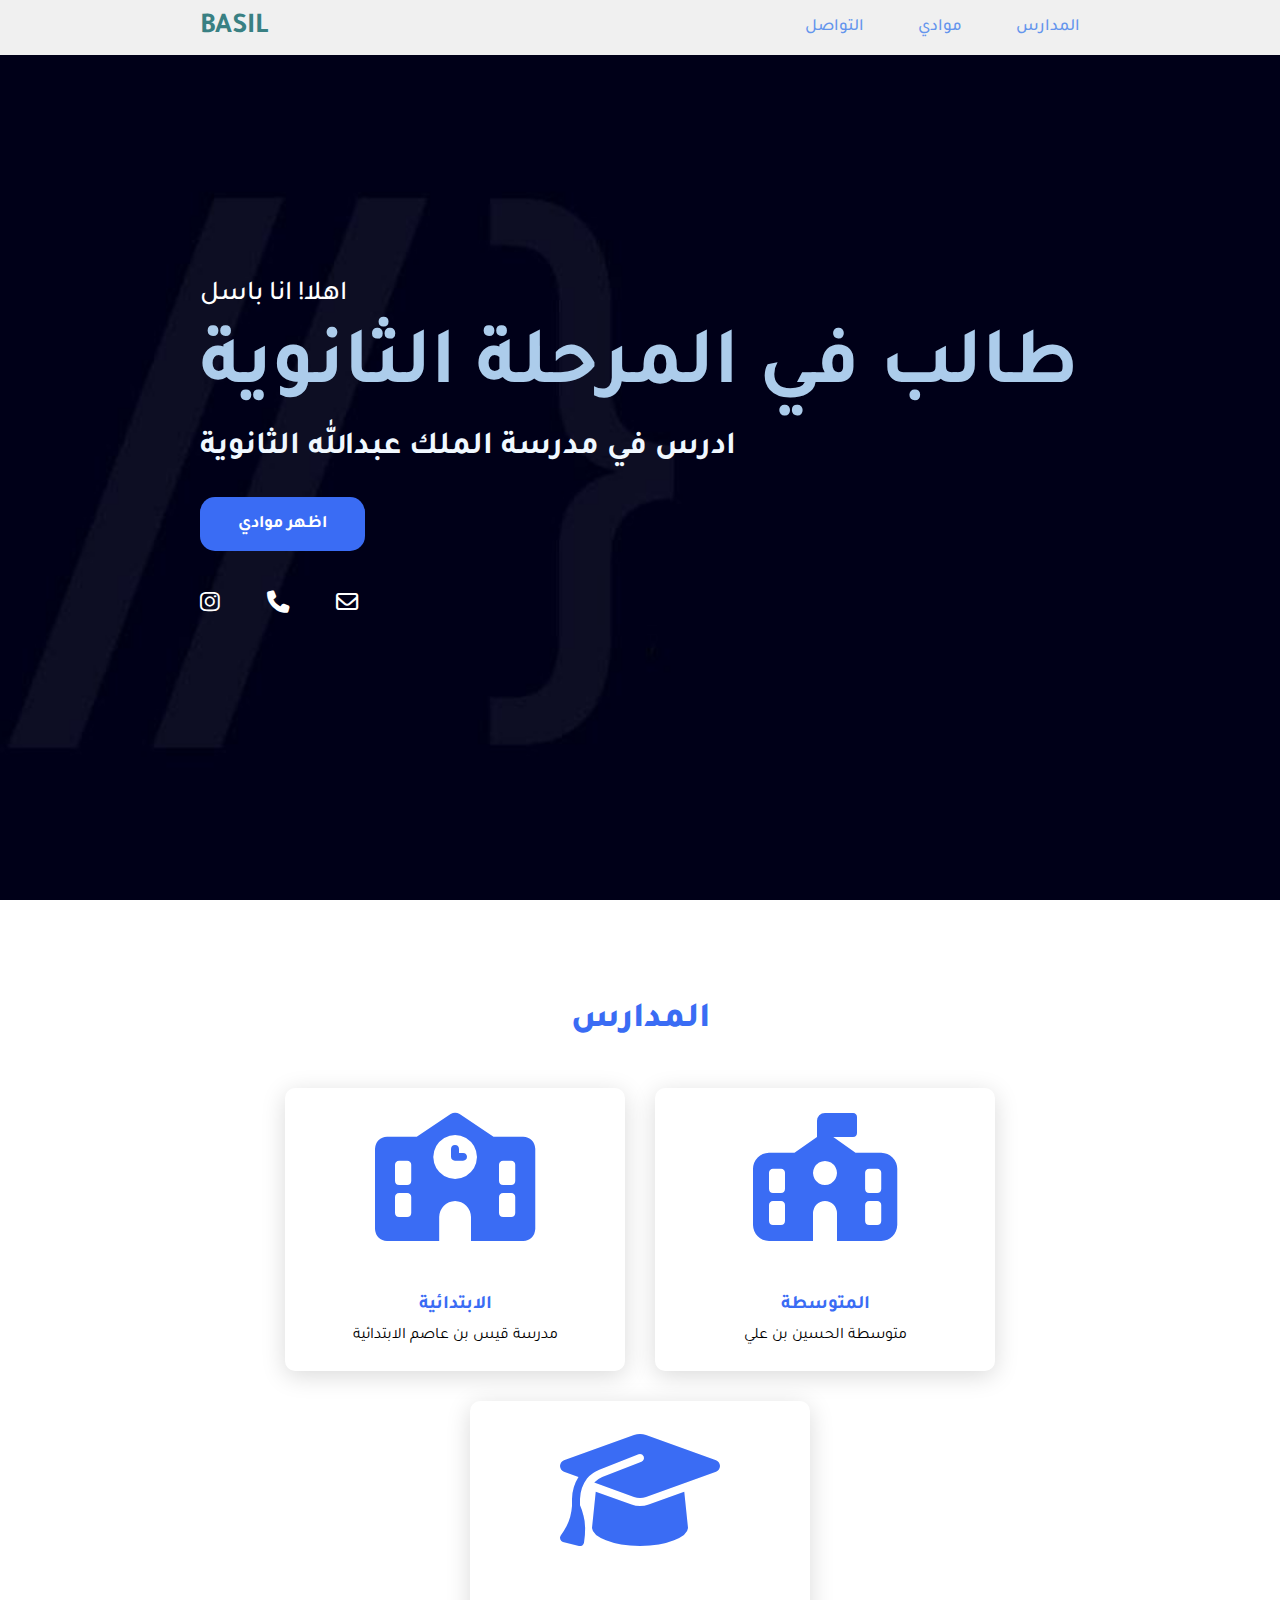
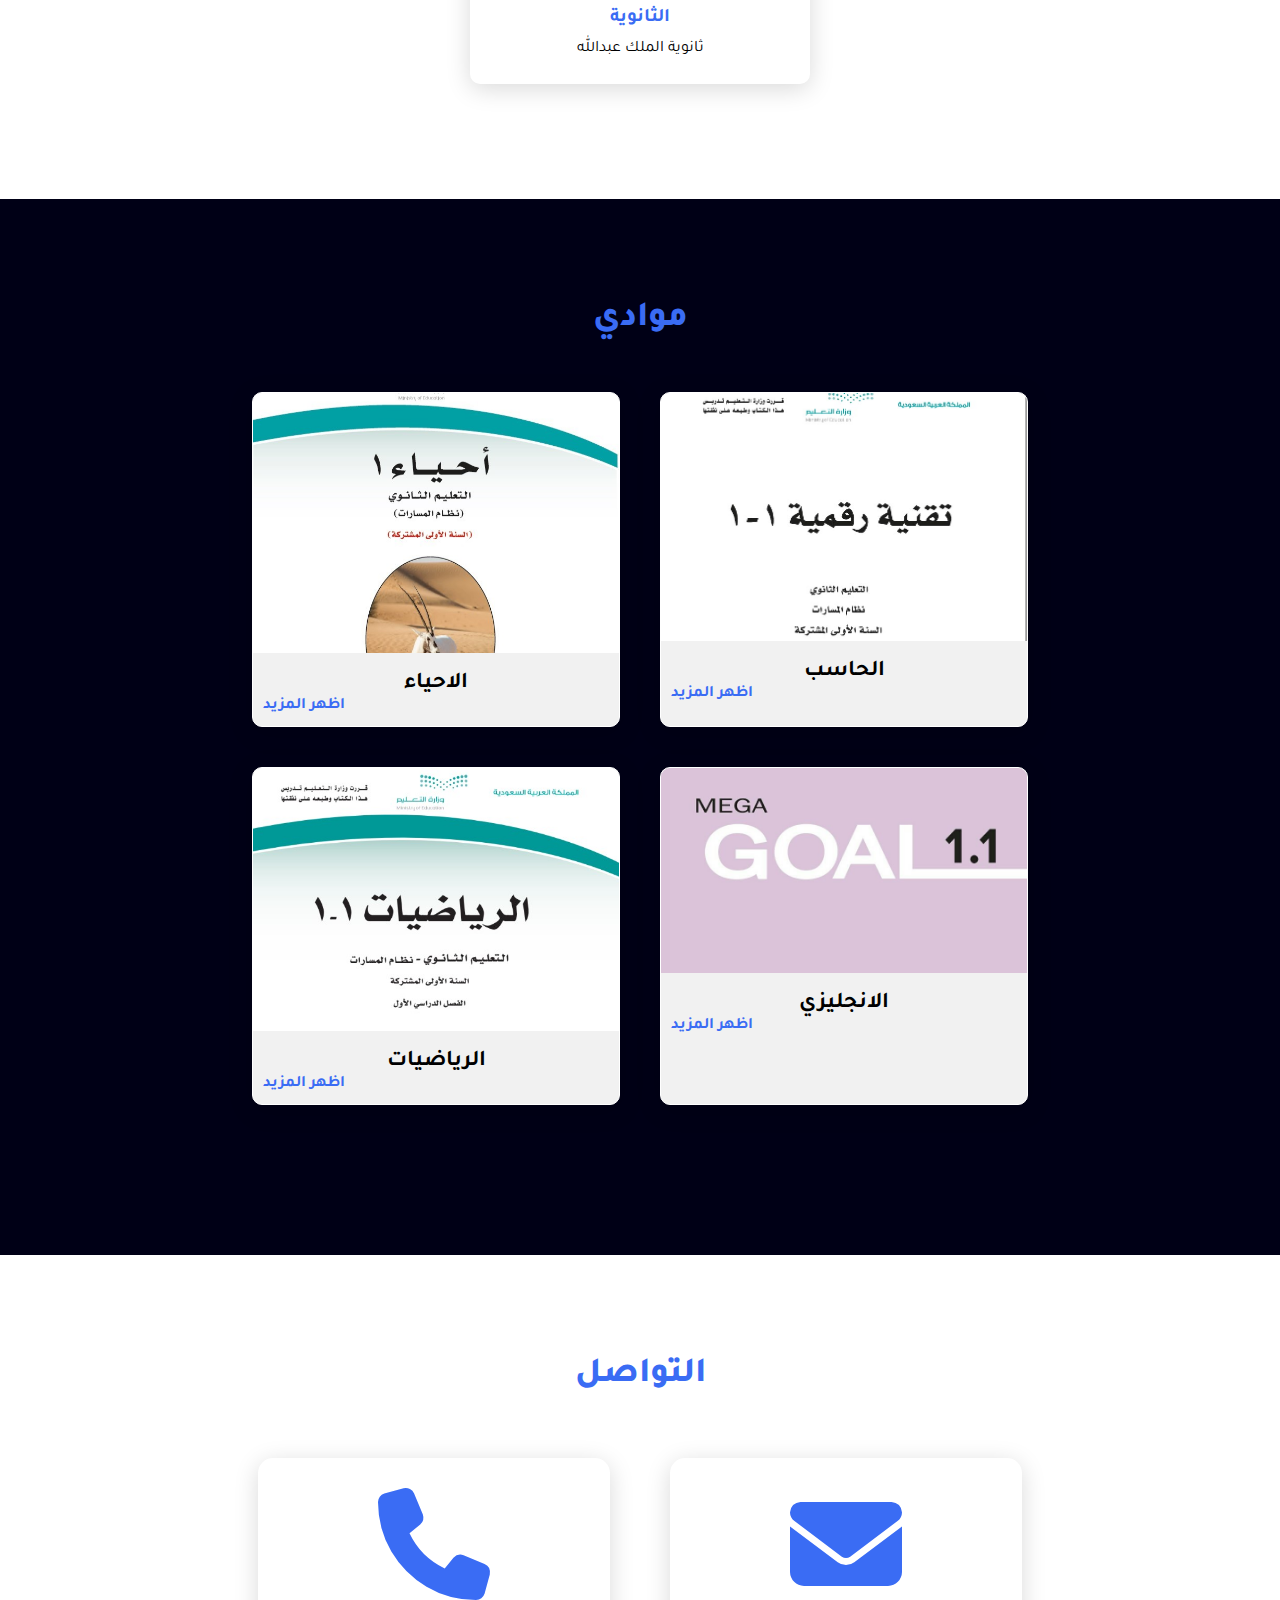
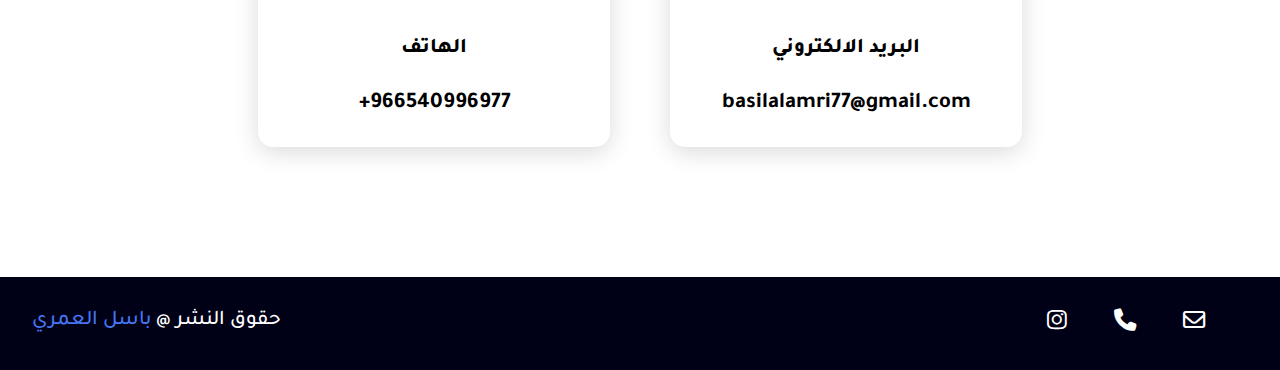
<file: index.html>
<!DOCTYPE html>
<html dir="ltr" lang="ar">

<head>
    <title> Profile </title>
    <meta charset="UTF-8">
    <link rel="stylesheet" href="style.css">
    <link rel="stylesheet" href="https://cdnjs.cloudflare.com/ajax/libs/font-awesome/6.2.0/css/all.min.css">
</head>

<body>

    <header>
        <a href="#" class="logo"> Basil</a> 
        <nav class="navigation">
            <a href="#المدارس ">المدارس </a>
            <a href="#موادي"> موادي</a>
            <a href="#التواصل ">التواصل </a>
        </nav>
    </header>


    <section class=" main">

        <div>
            <h2>اهلا! انا باسل <br><span> طالب في المرحلة الثانوية</span></h2>
            <h3>ادرس في مدرسة الملك عبدالله الثانوية</h3>
            <a href="#موادي" class=" sup"> اظهر موادي</a>
            <div class="icons">
                <a href="contact.html" target="_blank"><i class="fa-brands fa-instagram"></i></a>
                <a href="contact.html" target="_blank"><i class="fa-solid fa-phone"></i></a>
                <a href="contact.html" target="_blank"><i class="fa-regular fa-envelope"></i></a>
            </div>
        </div>
    </section>



    <section class="cards" id="المدارس">
 <h2 class="title">المدارس</h2>
    <div class="content">
        <div class="card">
            <div class="icon">
                <i class="fa-sharp fa-solid fa-school"></i>
            </div>
            <div class="info">
                <h3>الابتدائية</h3>
                <p>مدرسة قيس بن عاصم الابتدائية</p>
            </div>
        </div>



        <div class="card">
            <div class="icon">
                <i class="fa-solid fa-school-flag"></i>               
            </div>
            <div class="info">
                <h3>المتوسطة</h3>
                <p>متوسطة الحسين بن علي </p>
            </div>
        </div>



        <div class="card">
            <div class="icon">
                <i class="fa-sharp fa-solid fa-graduation-cap"></i>               
            </div>
            <div class="info">
                <h3>الثانوية</h3>
                <p>ثانوية الملك عبدالله</p>
            </div>
        </div>
    </div>

    </section>

<section class="supj" id="موادي">
    <h2 class="title">موادي</h2>
    <div class="content">


        <div class="card2">
            <div class="supj-img">
                <img src="images/a7ya2.png" alt="book" width="600" height="700">
            </div>
            <div class="supj-info">
                <h3>الاحياء</h3>
                <a href="https://ibs.ien.edu.sa/#/courses/27555" target="_blank"class="details">اظهر المزيد</a>
            </div>
        </div>



        <div class="card2">
            <div class="supj-img">
                <img src="images/7asb.jpg" alt="book" width="600" height="700">
            </div>
            <div class="supj-info">
                <h3>الحاسب</h3>
                <a href="https://ibs.ien.edu.sa/#/courses/27555" target="_blank"class="details">اظهر المزيد</a>
            </div>
        </div>


        <div class="card2">
            <div class="supj-img">
                <img src="images/math.jpg" alt="book" width="600" height="700">
            </div>
            <div class="supj-info">
                <h3>الرياضيات</h3>
                <a href="https://ibs.ien.edu.sa/#/courses/27555" target="_blank"class="details">اظهر المزيد</a>
            </div>
        </div>


        <div class="card2">
            <div class="supj-img">
                <img src="images/E.jpg" alt="book" width="600" height="700">
            </div>
            <div class="supj-info">
                <h3>الانجليزي</h3>
                <a href="https://ibs.ien.edu.sa/#/courses/27555" target="_blank"class="details">اظهر المزيد</a>
            </div>
        </div>
    </div>
</section>



<section class="phone" id="التواصل">
    <div class="title">التواصل</div>
    <div class="content">
        <div class="card3">
            <div class="icon"><i class="fa-solid fa-phone"></i></div>
            <h2>الهاتف</h2>
            <p>+966540996977</p>
        </div>

        <div class="card3">
            <div class="icon"><i class="fa-solid fa-envelope"></i></div>
            <h2>البريد الالكتروني</h2>
            <p>basilalamri77@gmail.com</p>
        </div>
    </div>
</section>

<footer class="end2">
    <pre>
<p class="al78o82">حقوق النشر @ <span>باسل العمري</span></p></pre>
<div class="icons">
    <a href="contact.html" target="_blank"><i class="fa-brands fa-instagram"></i></a>
    <a href="contact.html" target="_blank"><i class="fa-solid fa-phone"></i></a>
    <a href="contact.html" target="_blank"><i class="fa-regular fa-envelope"></i></a>
</div>
</footer>








</body>
</html>
</file>
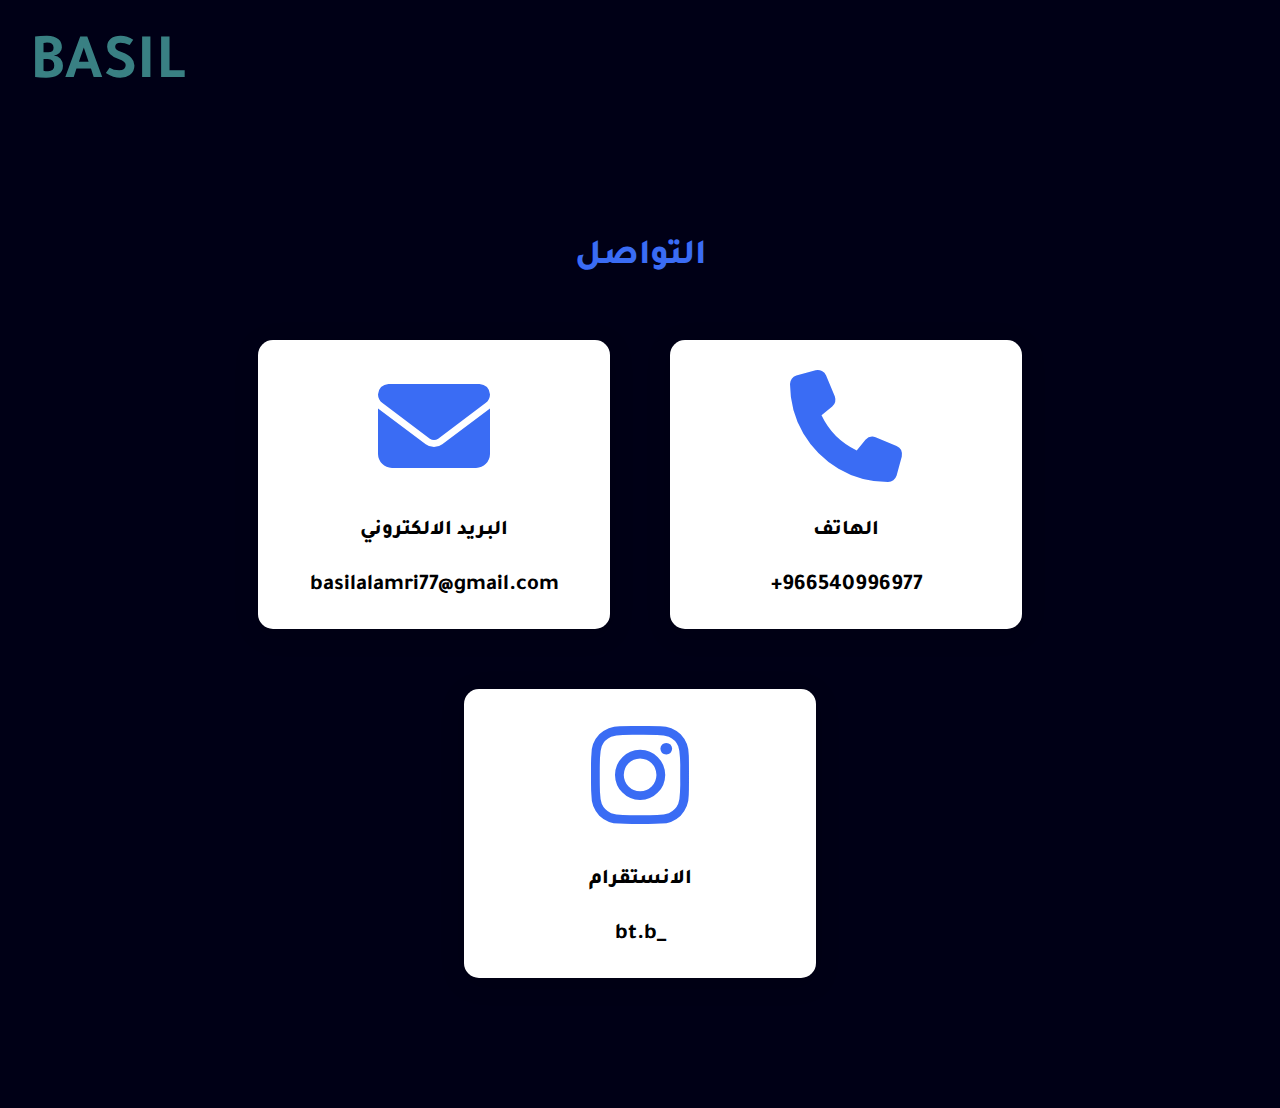
<file: contact.html>
<!DOCTYPE html>

<html lang="ar" dir="rtl">
<head>
    <meta charset="UTF-8">
    <title>التواصل</title>
    <link rel="stylesheet" href="style.css">
    <link rel="stylesheet" href="https://cdnjs.cloudflare.com/ajax/libs/font-awesome/6.2.0/css/all.min.css">
</head>


<body class="page">
<h1 class="logo">basil</h1>

   <section class="phone" id="التواصل">
    <div class="title">التواصل</div>
    <div class="content">
        <div class="card3">
            <div class="icon"><i class="fa-solid fa-phone"></i></div>
            <h2>الهاتف</h2>
            <p>966540996977+</p>
        </div>

        <div class="card3">
            <div class="icon"><i class="fa-solid fa-envelope"></i></div>
            <h2>البريد الالكتروني</h2>
            <p>basilalamri77@gmail.com</p>
        </div>

        <div class="card3">
            <div class="icon"><i class="fa-brands fa-instagram"></i></div>
            <h2>الانستقرام </h2>
            <p>_bt.b</p>
        </div>
    </div>
</section>








    
</body>
</html>
</file>
<file: style.css>
@import url('https://fonts.googleapis.com/css2?family=Poppins:ital,wght@0,100;0,200;0,300;0,400;0,500;0,600;0,700;0,800;0,900;1,100;1,200;1,300;1,400;1,500;1,600;1,700;1,800;1,900&family=Tajawal:wght@200;300;400;500;700;800;900&display=swap');

@import url('https://fonts.googleapis.com/css2?family=Poppins:ital,wght@0,100;0,200;0,300;0,400;0,500;0,600;0,700;0,800;0,900;1,100;1,200;1,300;1,400;1,500;1,600;1,700;1,800;1,900&family=Tajawal:wght@200;300;400;500;700;800;900&display=swap');

*{
    font-family: 'Poppins', sans-serif;
    font-family: 'Tajawal', sans-serif;
    margin: 0;
padding: 0;
box-sizing: border-box;
scroll-behavior: smooth;
}

header{ 
background-color: #f0f0f0;
width: 100%;
position: fixed;
z-index: 999;
display: flex;
justify-content: space-between;
align-items: center;
padding: 10px 200px;

}

.logo{
text-decoration: none;
color:rgb(57, 128, 131);
text-transform: uppercase;
font-weight: 700;
font-size: 1.8em;
} 

.navigation a {
    text-decoration: none;
color: cornflowerblue;
font-size: 17px;
font-weight:500;
padding-left: 50px;

}

.navigation a:hover{
color: #601cfc;
}

section{
padding: 100px 200px ;
}

.main {
width: 100%;
min-height: 100vh;
display: flex;
align-items: center;
background: url(images/background.jpeg) no-repeat;
 background-size: cover;
 background-position: center;
background-attachment: fixed;
}

.main h2 {
color: #ffffff;
font-size: 1.7em;
font-weight: 500;
}

.main h2 span {
display: inline-block; 
margin-top: 10px;


color: rgb(172, 204, 235);
font-size: 3em;
font-weight: 600;
}

.main h3 {
color: aliceblue;
font-size: 2em;
font-weight: 700;
letter-spacing: 1px;
margin-top: 10px;
margin-bottom: 30px;
}

.sup {
color:#ffffff ;
text-decoration: none;
font-size: 1.1em;
margin-bottom: 40px;
display: inline-block;
letter-spacing: 1px;
font-weight: 700;
background-color: #3a6cf4;
padding: 0.9375em 2.1572em;
border-radius: 15px;
transition: 0.7s ease;
}

.sup:hover{
background-color: #0a49f6;
transform: scale(1.1);
}

.icons a{
    color: #fff;
font-size: 1.4em;
padding-right: 43px;
transition: 0.7s ease;
 display: inline-block;
}

.icons a:hover{
transform: scale(1.1);
}

.title{
display: flex;
justify-content: center;
color: #3a6cf4;
font-size: 2.2em;
font-weight: 800;
margin-bottom: 30px;
}

.content {
display: flex;
justify-content: center;
flex-direction: row;
flex-wrap: wrap;
}

.card {
background-color: #fff;
width: 21.25em;
box-shadow: 0 5px 25px rgba(1, 1, 1, 15%);
border-radius: 10px;
padding: 25px;
margin: 15px;
transition: 0.7s ease;
}

.card:hover {
    transform: scale(1.1);

}


.icon {
font-size: 8em;
color: #3a6cf4;
text-align: center;
}

.info{
    text-align: center;
}

.info h3 {
color: #3a6cf4;
font-size: 1.2em;
margin: 10px;
font-weight: 700;
}

.card2 {
 width: 23em;
 box-shadow: 0 5px 25px rgba(1, 1, 1, 15%);
 border-radius: 10px;
 margin: 20px;
 transition: 0.7s ease;
 background-color: rgb(241, 241, 241);
 border: 1px solid #fff;
 min-height: 14em;
overflow: hidden;
}

.card2:hover {
    transform:scale(1.1);
}

.supj-img img {
width: 100%;
height: 100%;
}
.card2:hover  .supj-img{
    opacity: 0.9;
    
}


.supj {
background-color: #000016;
}

.supj .content {
margin: 30px;
}

.supj-info {
   margin-bottom: 10px;
   margin-top: 10px;
   
}

.supj-info h3 {
 text-align: center;
font-size: 1.4em;
font-weight: 700;
}

.details {
color: #3a6cf4;
text-decoration: none;
padding: 10px;
font-weight: 600;
}

.details:hover {
color:#601cfc;
}

.card3 {
background-color: #fff;
box-shadow: 0 5px 25px rgba(1, 1, 1, 15%);
border-radius: 15px;
padding: 30px;
width: 22em;
margin: 30px;
transition: 0.7s ease;
}

.card3 h2 {
font-size: 1.3em;
font-weight: 800;
text-align: center;
}

.card3 p {
font-size: 1.4em;
font-weight: 700;
text-align: center;
margin-top: 30px;
}

.card3:hover {
transform: scale(1.1);
}

.phone .icon {
font-size: 7em;
}




.end {
background-color:#000016;
padding: 2em;
color:#fff ;
display: flex;
justify-content: space-between;
width: 100%;
}

.end .icons a{
text-align: center;
margin: 10px;


}
    
.al78o8 {
 font-size: 1.3em;
 font-weight: 500;
 margin: 10px;
 }
    
.al78o8 span {
 color: #4776f5;
   
 }

.end2 {
    background-color: #000016;
    color: #fff;
    padding: 2em;
    display: flex;
    justify-content: space-between;
 }

.al78o82 {
    font-size: 1.3em;
    font-weight: 500;
 }

.al78o82 span {

    color: #4776f5;

}




@media ( max-width:1023px ){
    header {padding: 50px 50px;
    }
     .navigation a {
font-size: 2em;

     }
     .logo {
        font-size: 3em;

    
     }
    
    
    
    
    }



.page {
background-color: #000016;

}

.page .logo {
font-size: 4em;
padding: 30px;
text-align: left;
</file>
